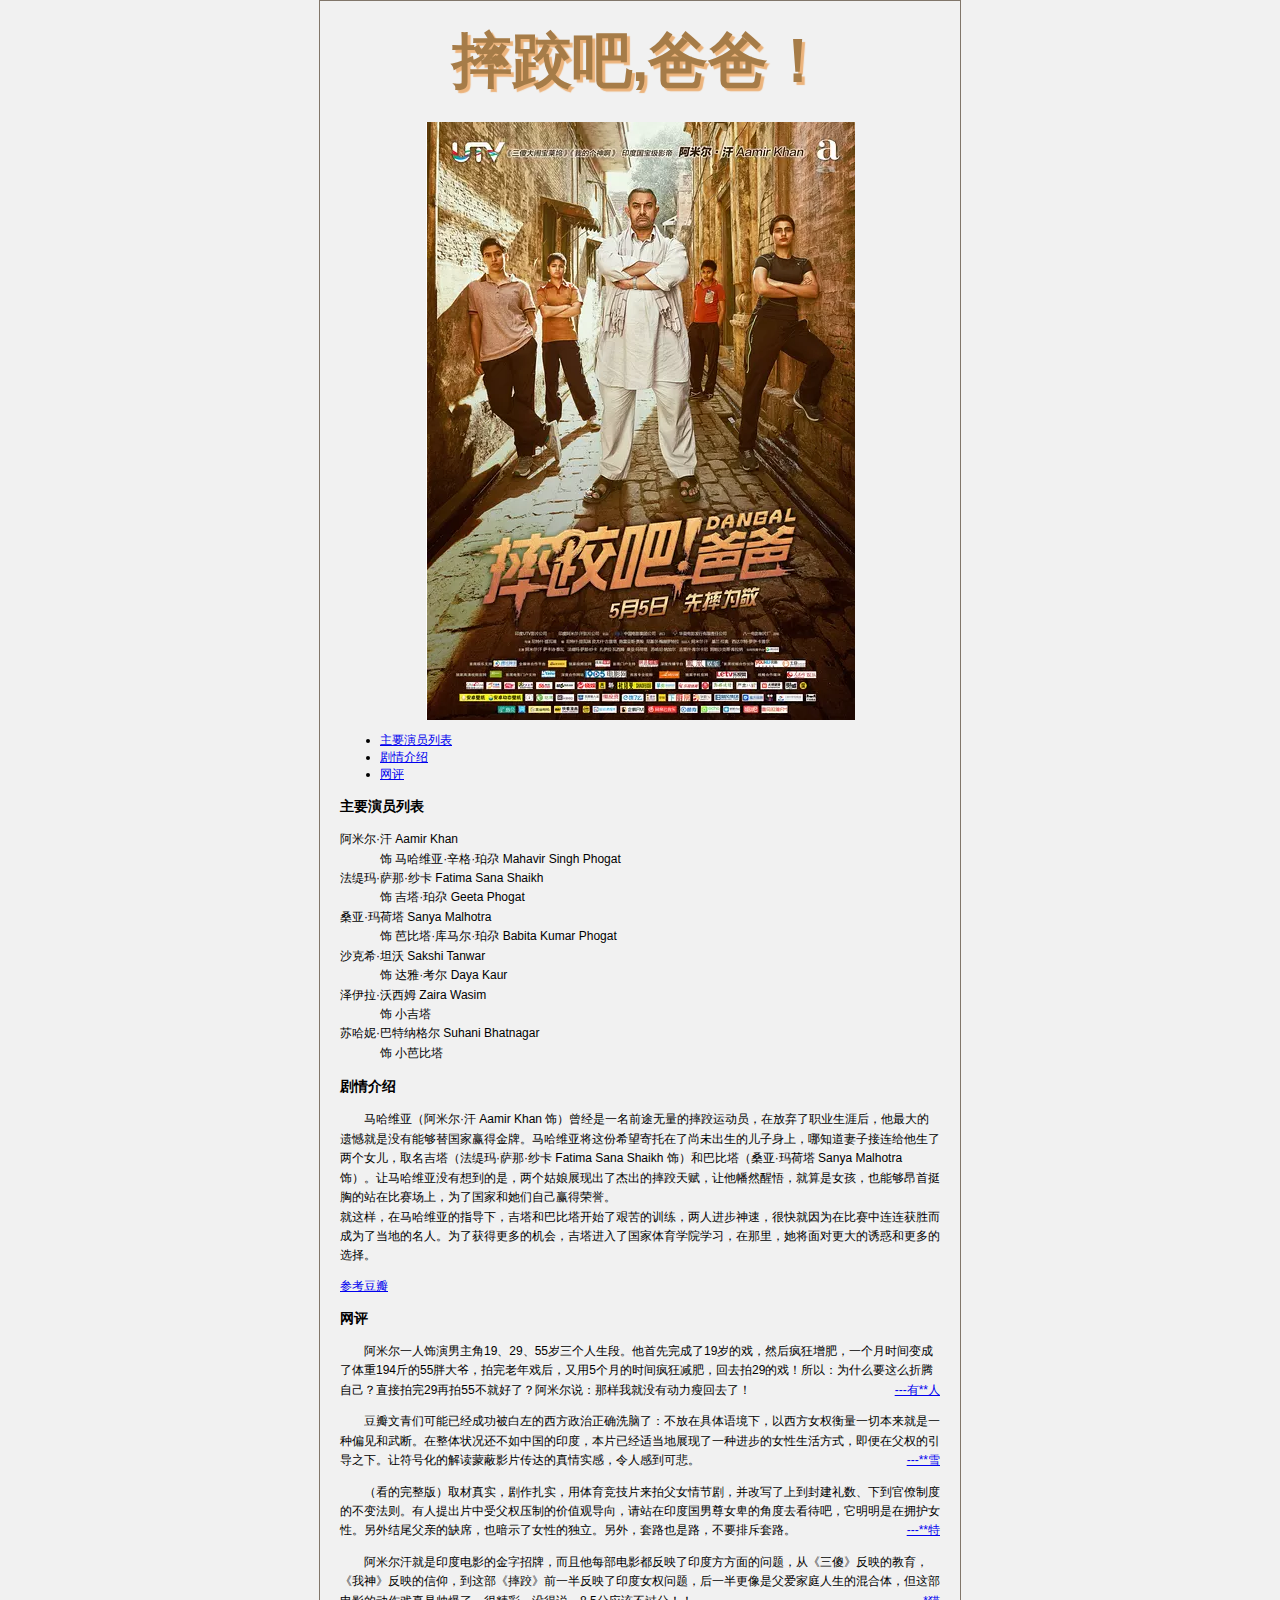
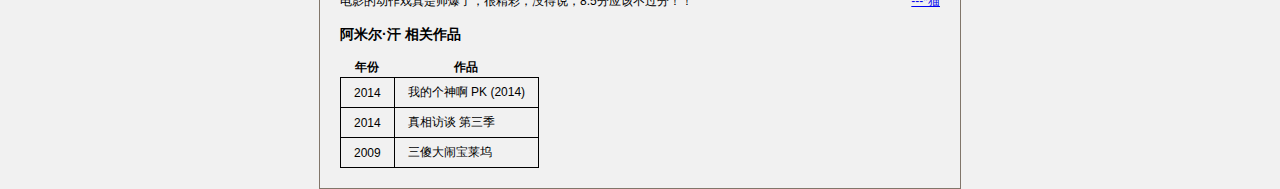
<file: task1/index.html>
<!DOCTYPE html>
<html>

<head>
	<meta charset="utf-8">
	<meta name="descrption" content="近日 电影">
	<title>最近看的电影</title>
	<link rel="stylesheet" type="text/css" href="styles/style.css">
</head>

<body>

	<h1>摔跤吧,爸爸！</h1>
	<img src="./images/post.png">

	<ul>
		<li><a href="#actor">主要演员列表</a></li>
		<li><a href="#synopsis">剧情介绍</a></li>
		<li><a href="#comment">网评</a></li>
	</ul>
	<h3 id="actor">主要演员列表</h3>
	<dl>
		<dt>阿米尔·汗 Aamir Khan</dt>
		<dd>饰 马哈维亚·辛格·珀尕 Mahavir Singh Phogat</dd>
		<dt>法缇玛·萨那·纱卡 Fatima Sana Shaikh</dt>
		<dd>饰 吉塔·珀尕 Geeta Phogat</dd>
		<dt>桑亚·玛荷塔 Sanya Malhotra</dt>
		<dd>饰 芭比塔·库马尔·珀尕 Babita Kumar Phogat</dd>
		<dt>沙克希·坦沃 Sakshi Tanwar</dt>
		<dd>饰 达雅·考尔 Daya Kaur</dd>
		<dt>泽伊拉·沃西姆 Zaira Wasim</dt>
		<dd>饰 小吉塔</dd>
		<dt>苏哈妮·巴特纳格尔 Suhani Bhatnagar</dt>
		<dd>饰 小芭比塔</dd>
	</dl>


	<h3 id="synopsis">剧情介绍</h3>

	<p>
		马哈维亚（阿米尔·汗 Aamir Khan 饰）曾经是一名前途无量的摔跤运动员，在放弃了职业生涯后，他最大的遗憾就是没有能够替国家赢得金牌。马哈维亚将这份希望寄托在了尚未出生的儿子身上，哪知道妻子接连给他生了两个女儿，取名吉塔（法缇玛·萨那·纱卡
		Fatima Sana Shaikh 饰）和巴比塔（桑亚·玛荷塔 Sanya Malhotra 饰）。让马哈维亚没有想到的是，两个姑娘展现出了杰出的摔跤天赋，让他幡然醒悟，就算是女孩，也能够昂首挺胸的站在比赛场上，为了国家和她们自己赢得荣誉。
		</br>
		就这样，在马哈维亚的指导下，吉塔和巴比塔开始了艰苦的训练，两人进步神速，很快就因为在比赛中连连获胜而成为了当地的名人。为了获得更多的机会，吉塔进入了国家体育学院学习，在那里，她将面对更大的诱惑和更多的选择。 </p>
	<a href="https://movie.douban.com/subject/26387939/" target="blank">参考豆瓣</a>

	<h3 id="comment">网评</h3>
	<p>
		阿米尔一人饰演男主角19、29、55岁三个人生段。他首先完成了19岁的戏，然后疯狂增肥，一个月时间变成了体重194斤的55胖大爷，拍完老年戏后，又用5个月的时间疯狂减肥，回去拍29的戏！所以：为什么要这么折腾自己？直接拍完29再拍55不就好了？阿米尔说：那样我就没有动力瘦回去了！
		<a href="javascript:;">---有**人</a>
	</p>
	<p>
		豆瓣文青们可能已经成功被白左的西方政治正确洗脑了：不放在具体语境下，以西方女权衡量一切本来就是一种偏见和武断。在整体状况还不如中国的印度，本片已经适当地展现了一种进步的女性生活方式，即便在父权的引导之下。让符号化的解读蒙蔽影片传达的真情实感，令人感到可悲。
		<a href="javascript:;">---**雪</a>
	</p>
	<p>
		（看的完整版）取材真实，剧作扎实，用体育竞技片来拍父女情节剧，并改写了上到封建礼数、下到官僚制度的不变法则。有人提出片中受父权压制的价值观导向，请站在印度国男尊女卑的角度去看待吧，它明明是在拥护女性。另外结尾父亲的缺席，也暗示了女性的独立。另外，套路也是路，不要排斥套路。
		<a href="javascript:;">---**特</a>
	</p>
	<p>
		阿米尔汗就是印度电影的金字招牌，而且他每部电影都反映了印度方方面的问题，从《三傻》反映的教育，《我神》反映的信仰，到这部《摔跤》前一半反映了印度女权问题，后一半更像是父爱家庭人生的混合体，但这部电影的动作戏真是帅爆了，很精彩，没得说，8.5分应该不过分！！
		<a href="javascript:;">---*猫</a>
	</p>

	<h3 id="pro">阿米尔·汗 相关作品</h3>

	<table>
		<thead>
			<tr>
				<th>年份</th>
				<th>作品</th>
			</tr>
		</thead>
		<tbody>
			<tr>
				<td>2014</td>
				<td>我的个神啊 PK (2014)</td>
			</tr>
			<tr>
				<td>2014</td>
				<td>真相访谈 第三季 </td>
			</tr>
			<tr>
				<td>2009</td>
				<td>三傻大闹宝莱坞</td>
			</tr>
		</tbody>
	</table>
</body>

</html>
</file>
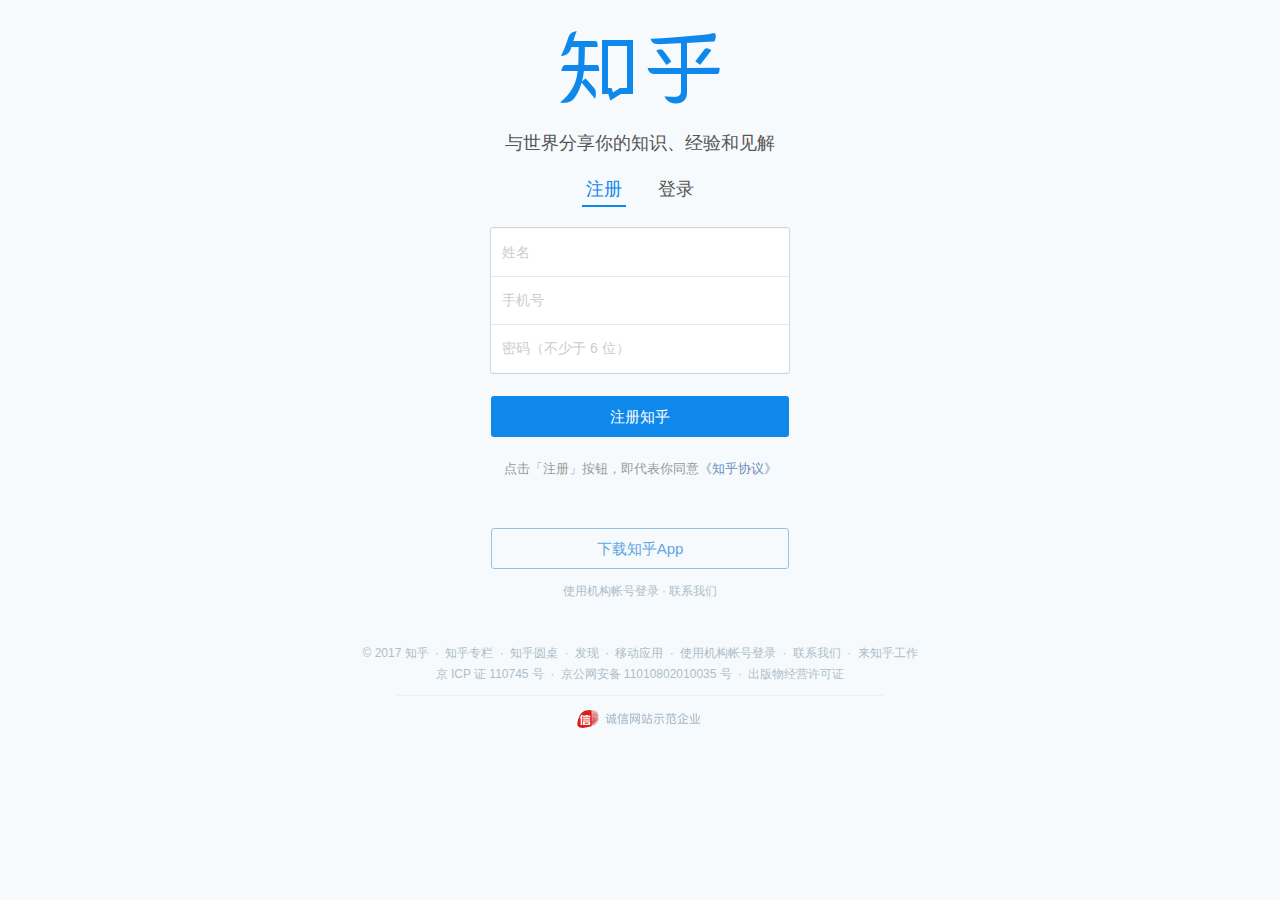
<file: task3/index.html>
<!DOCTYPE html>
<html lang="en">

<head>
    <meta charset="UTF-8">
    <meta name="viewport" content="width=device-width, initial-scale=1.0">
    <meta http-equiv="X-UA-Compatible" content="ie=edge">
    <link rel="stylesheet" href="styles/style.css">
    <title>知乎 - 与世界分享你的知识、经验和见解</title>
    <link rel="shortcut icon" href="images/favicon.ico" type="image/x-icon">
</head>

<body>
    <div class="main">

        <div class="header">
            <h1 class="logo"></h1>
            <h2 class="subtitle">与世界分享你的知识、经验和见解</h2>
        </div>
        <div class="content">
            <div class="navs">
                <div class="bar-rel">
                    <!--inline-black会出现间隙简单解决办法是 去掉标签段之间的空格，但可读性差-->
                    <a class="nav" href="#">注册</a><a class="nav" href="#">登录</a>
                    <div class="bar"></div>
                </div>

            </div>
            <form>
                <div class="group-input">
                    <div class="input-wrapper">
                        <input type="text" name="username" value="" placeholder="姓名" />

                    </div>
                    <div class="input-wrapper">
                        <input type="text" name="telephone" value="" placeholder="手机号">

                    </div>
                    <div class="input-wrapper">
                        <input type="password" name="password" value="" placeholder="密码（不少于 6 位）">

                    </div>

                </div>
                <div class="button-wrapper">
                    <button class="sign">注册知乎</button>
                </div>

            </form>
            <p class="tip">点击「注册」按钮，即代表你同意<a href="/">《知乎协议》</a></p>

            <div class="download">
                <button>下载知乎App</button>
            </div>


        </div>
        <div class="footer">
            <p>使用机构帐号登录 · 联系我们</p>
        </div>

        <div class="hidden-footer">

            <span>© 2017 知乎</span>
            <span class="dot">·</span>
            <a href="#">知乎专栏</a>
            <span class="dot">·</span>
            <a href="#">知乎圆桌</a>
            <span class="dot">·</span>
            <a href="#">发现</a>
            <span class="dot">·</span>
            <a href="#">移动应用</a>
            <span class="dot">·</span>
            <a href="#" class="footer-mobile-show">使用机构帐号登录</a>
            <span class="dot footer-mobile-show">·</span>
            <a href="#" class="footer-mobile-show">联系我们</a>
            <span class="dot">·</span>
            <a href="#">来知乎工作</a>
            <br>
            <a href="#">京 ICP 证 110745 号</a>
            <span class="dot">·</span>
            <span>京公网安备 11010802010035 号</span>
            <span class="dot">·</span>
            <a href="#">出版物经营许可证</a>

        </div>
        <div class="chengxing">
            <a href="#"><img src="images/chengxing_logo.png" ></a>
        </div>
    </div>
</body>

</html>
</file>
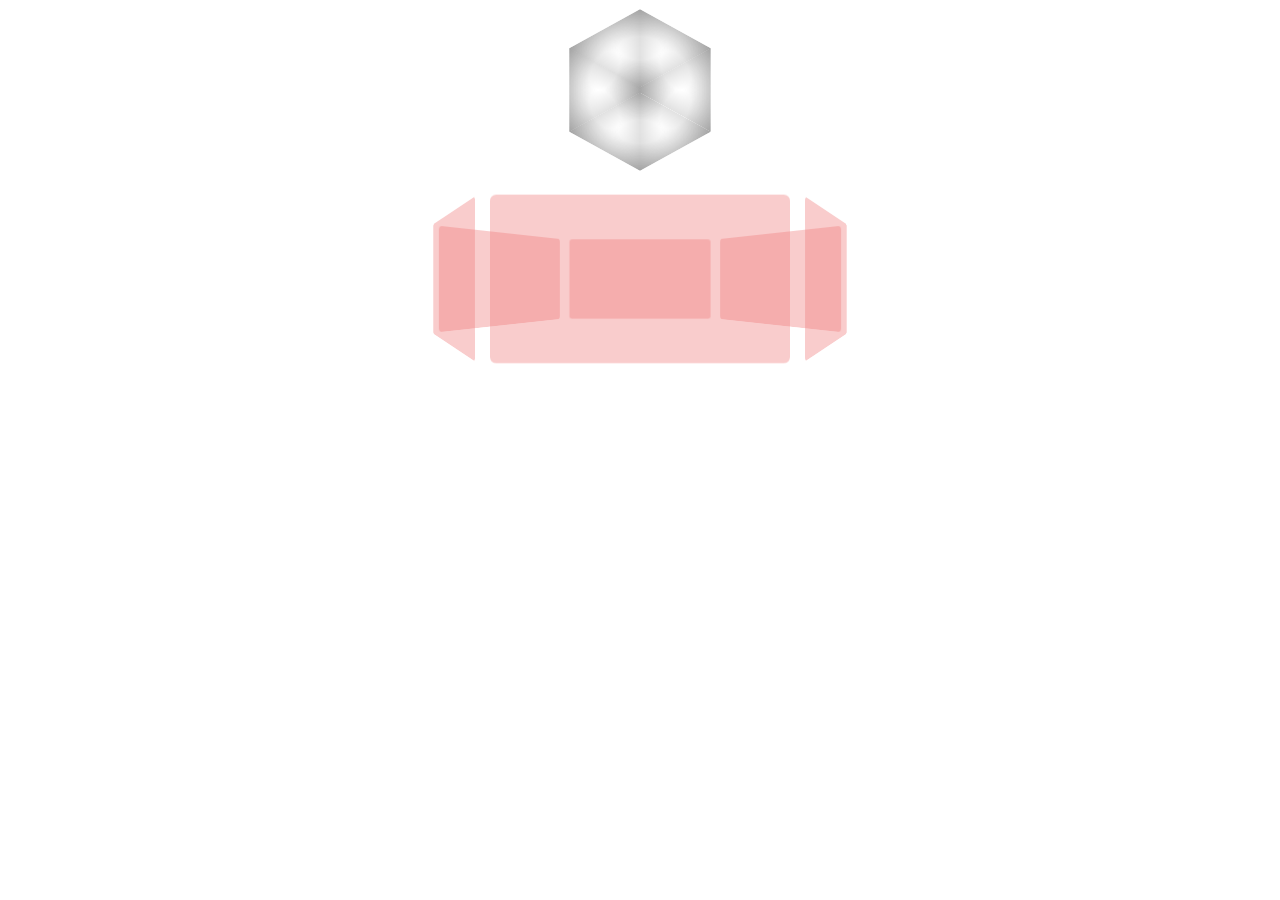
<file: task5/index.html>
<!DOCTYPE html>
<html lang="zh-CN">

<head>
    <meta charset="UTF-8">
    <meta name="viewport" content="width=device-width, initial-scale=1.0">
    <meta http-equiv="X-UA-Compatible" content="ie=edge">
    <link rel="stylesheet" href="style.css">
    <title>css3动画</title>
</head>

<body>
    <div class="demo-geometry">
        <div class="cube">
            <div class="front"></div>
            <div class="back"></div>
            <div class="top"></div>
            <div class="bottom"></div>
            <div class="right"></div>
            <div class="left"></div>
        </div>
    </div>

    <div class="container">
        <div class="stage">
            <div class="wrapper">
                <div class="bg"></div>
                <div class="bg"></div>
                <div class="bg"></div>
                <div class="bg"></div>
                <div class="bg"></div>
                <div class="bg"></div>
            </div>
        </div>

    </div>

</body>

</html>
</file>
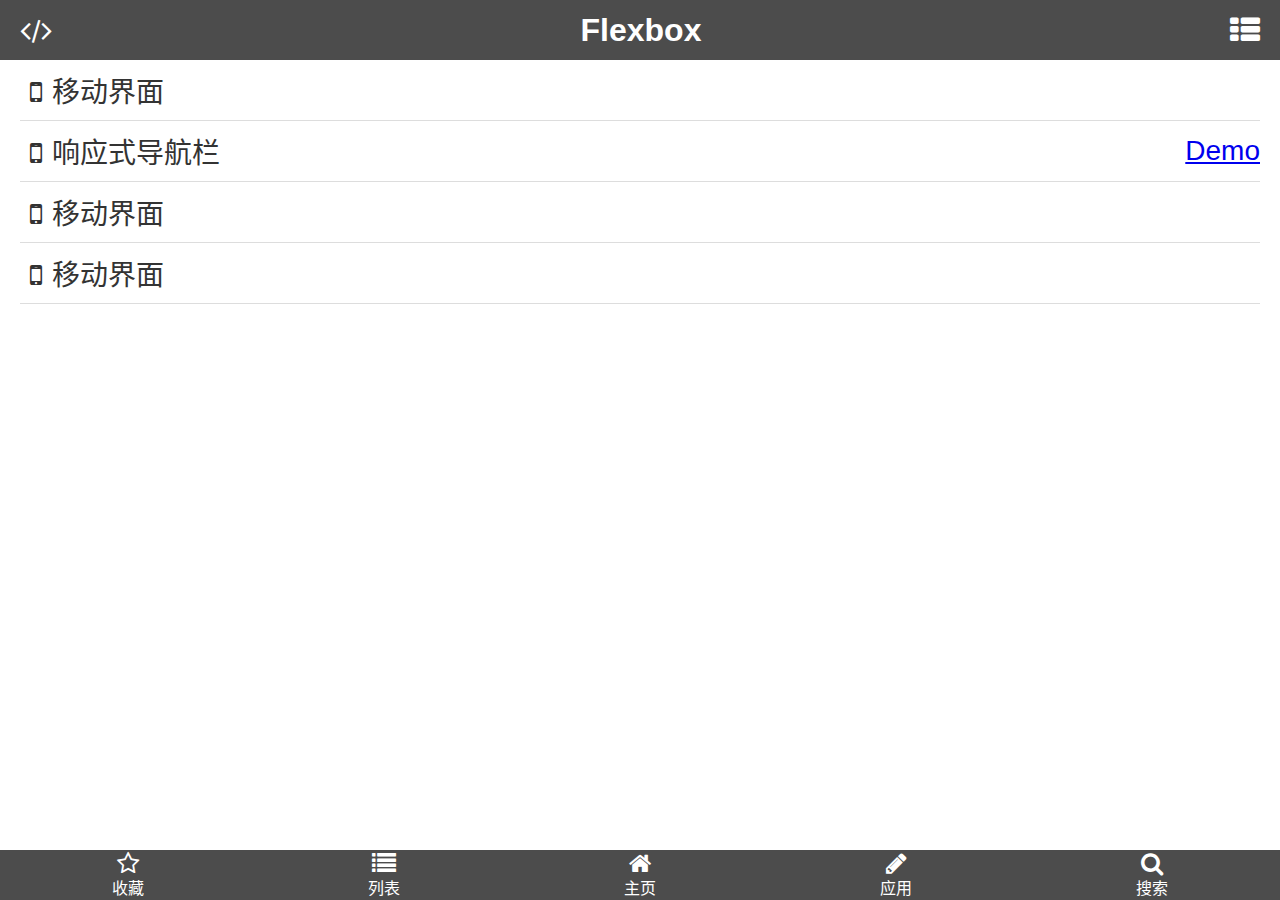
<file: task6/index.html>
<!DOCTYPE html>
<html lang="zh-CN">

<head>
    <meta charset="UTF-8">
    <meta name="viewport" content="width=device-width, initial-scale=1.0">
    <meta http-equiv="X-UA-Compatible" content="ie=edge">
    <title>Flexbox</title>
    <link rel="stylesheet" href="styles/font-awesome.min.css">
    <link rel="stylesheet" href="styles/style.css">
</head>

<body>
    <div class="container">
        <header>
            <div class="fa fa-code"></div>
            <h1>Flexbox</h1>
            <div class="fa fa-th-list"></div>
        </header>
        <main>
            <ul>
                <li>
                    <div><i class=" fa fa-mobile"></i>移动界面</div>
                </li>
                <li>
                    <div><i class=" fa fa-mobile"></i>响应式导航栏</div>
                    <div><a href="flex.html">Demo</a></div>
                </li>
                <li><div><i class=" fa fa-mobile"></i>移动界面</div></li>
                <li><div><i class=" fa fa-mobile"></i>移动界面</div></li>
            </ul>
        </main>
        <footer>
            <ul>
                <li><i class="fa fa-star-o"></i>收藏</li>
                <li><i class="fa fa-list"></i>列表</li>
                <li><i class="fa fa-home"></i>主页</li>
                <li><i class="fa fa-pencil"></i>应用</li>
                <li><i class="fa fa-search"></i>搜索</li>
            </ul>
        </footer>
    </div>

</body>

</html>
</file>
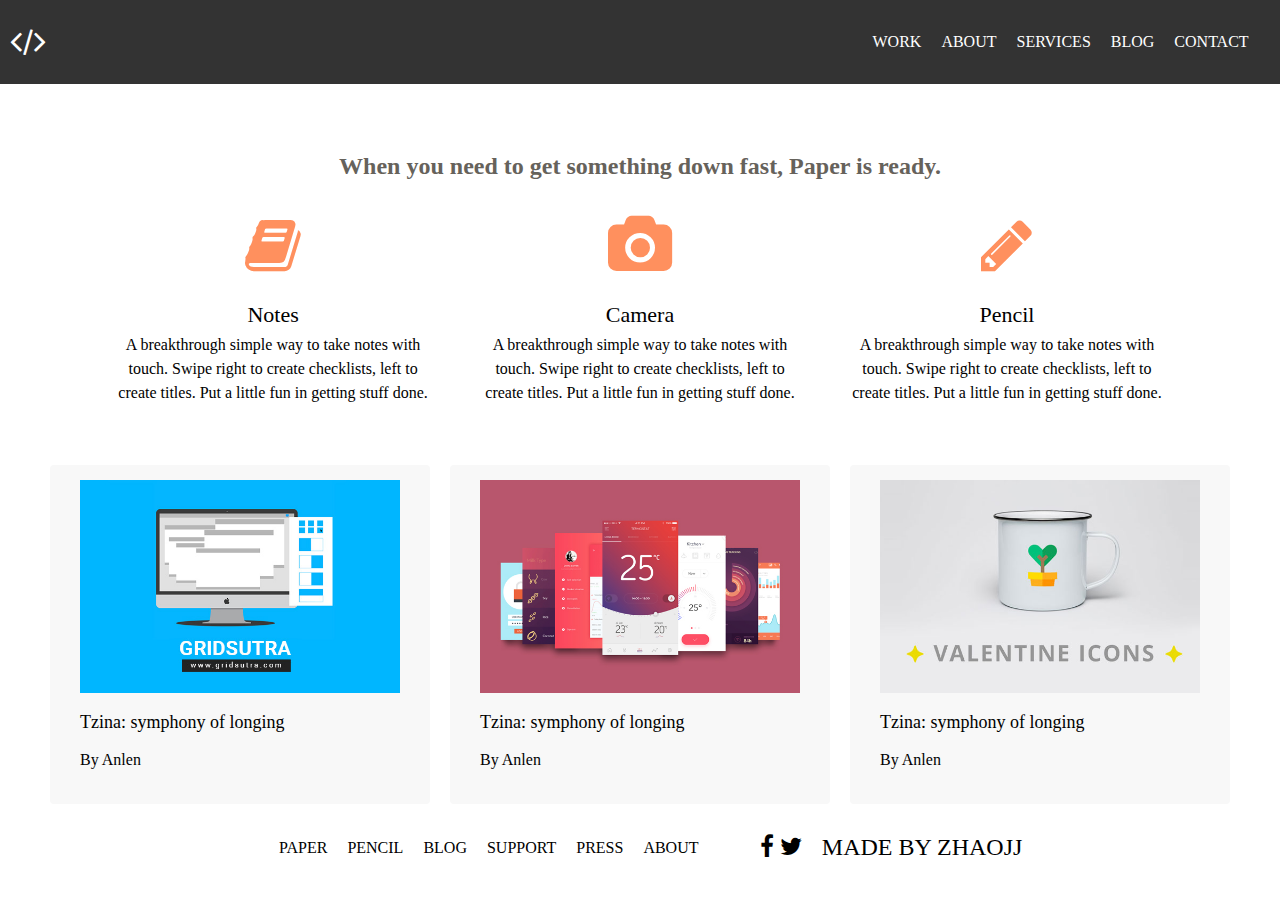
<file: task6/flex.html>
<!DOCTYPE html>
<html lang="zh-CN">

<head>
    <meta charset="UTF-8">
    <meta name="viewport" content="width=device-width, initial-scale=1.0">
    <meta http-equiv="X-UA-Compatible" content="ie=edge">
    <title>响应式网站</title>
    <link rel="stylesheet" href="styles/font-awesome.min.css">
    <link rel="stylesheet" href="styles/flex.css">
</head>

<body>
    <header>
        <div class="logo"><i class="fa fa-code"></i></div>
        <input type="checkbox" class="nav-checkbox">
        <div class="nav-toggle">            
            <i class="fa fa-align-right"></i>
        </div>
        <nav>
            <div><a href="#">WORK</a></div>
            <div><a href="#">ABOUT</a></div>
            <div><a href="#">SERVICES</a></div>
            <div><a href="#">BLOG</a></div>
            <div><a href="#">CONTACT</a></div>
        </nav>
    </header>
    <section>
        <div class="feature">
            <h1>When you need to get something down fast, Paper is ready.</h1>
            <div class="feature-row">
                <ul>
                    <li>
                        <div class="fa fa-book"></div>
                        <div class="feature-row">
                            <h2>Notes</h2>
                            <p>
                                A breakthrough simple way to take notes with touch. Swipe right to create checklists, left to create titles. Put a little
                                fun in getting stuff done.
                            </p>
                        </div>
                    </li>
                    <li>
                        <div class="fa fa-camera"></div>
                        <div class="feature-row">
                            <h2>Camera</h2>
                            <p>
                                A breakthrough simple way to take notes with touch. Swipe right to create checklists, left to create titles. Put a little
                                fun in getting stuff done.
                            </p>
                        </div>
                    </li>
                    <li>
                        <div class="fa fa-pencil"></div>
                        <div class="feature-row">
                            <h2>Pencil</h2>
                            <p>
                                A breakthrough simple way to take notes with touch. Swipe right to create checklists, left to create titles. Put a little
                                fun in getting stuff done.
                            </p>
                        </div>
                    </li>
                </ul>
            </div>
        </div>
    </section>

    <div class="products">
        <ul>
            <li class="product">
                <img src="images/second.jpg" alt="item1">
                <div>
                    <h2>Tzina: symphony of longing</h2>
                    <span>By Anlen</span>
                </div>
            </li>
            <li class="product">
                <img src="images/first.jpg" alt="item1">
                <div>
                    <h2>Tzina: symphony of longing</h2>
                    <span> By Anlen</span>
                </div>
            </li>
            <li class="product">
                <img src="images/third.jpg" alt="item1">
                <div>
                    <h2>Tzina: symphony of longing</h2>
                    <span>By Anlen</span>
                </div>
            </li>
        </ul>
    </div>

    <footer>
        <nav>
            <span>PAPER</span>
            <span>PENCIL</span>
            <span>BLOG</span>
            <span>SUPPORT</span>
            <span>PRESS</span>
            <span>ABOUT</span>
        </nav>
        <div class="connect">
            <i class="fa fa-facebook"></i>
            <i class="fa fa-twitter"></i>
        </div>
        <div class="author">MADE BY ZHAOJJ</div>
    </footer>

</body>

</html>
</file>
<file: task1/styles/style.css>
html {
  font: 12px Helvetica, Arial, sans-serif;
}

body {
  width: 600px;
  margin: 0 auto;
  background-color: #F1F1F1;
  padding: 0 20px 20px 20px;
  border: 1px solid #81766A;
}

h1 {
  font-size: 60px;
  text-align: center;
  margin: 0;
  padding: 20px 0;
  color: #A67C48;
  text-shadow: 3px 3px 1px #ECB37B;
}

img {
  display: block;
  margin: 0 auto;
}

dl {
  line-height: 1.62;
}

p {
  text-indent: 2em;
  line-height: 1.62;
}

p a {
  display: block;
  float: right;
}

table {
  border-collapse: collapse;
  border-spacing: 0
}
td {
    padding: 6px 13px;
    border: 1px solid black;
}
</file>
<file: task3/styles/style.css>
body {
    font-family: 'Helvetica Neue', Helvetica, 'PingFang SC', 'Hiragino Sans GB', 'Microsoft YaHei', Arial, sans-serif;
    line-height: 1.7;
    font-size: 15px;
    height: 100%;
    background: #f7fafc;
    margin: 0;
    padding: 0;
}
/*去除浏览器的默认样式*/
button {
    padding: 0;
}
.main {
    margin: auto;
    padding: 30px 0;
}

.header {
    padding: 0;
    text-align: center;
}


/*关于logo尺寸 注意有{} 
min-width: 表示大于740px的设备使用什么样式
max-width: 表示小于740px的设备使用什么样式
*/

@media (min-width: 740px) {
    .logo {
        width: 160px;
        height: 74px;
    }
}

@media (max-width: 740px) {
    .logo {
        width: 96px;
        height: 44.4px;
    }
    .hidden-footer,
    .chengxing {
        display: none;
    }
}

.logo {
    margin: 0 auto;
    /*width: 160px;
    height: 74px;*/
    text-align: center;
    background: url(../images/logo1.png) no-repeat;
    background-size: contain;
}

.subtitle {
    font-size: 18px;
    color: #555;
    font-weight: 400;
    line-height: 1;
    margin: 30px 0 20px;
}

.content {
    padding: 0;
    text-align: center;
}

.navs {
    width: 100%;
    text-align: center;
    margin-bottom: 20px;
    font-size: 18px;
    color: #555;
}

.nav {
    display: inline-block;
    width: 4em;
    line-height: 35px;
    text-align: center;
}

.nav {
    color: #555;
}

.nav:first-child {
    color: #0f88eb;
}

.group-input {
    margin: auto;
    width: 298px;
    padding: 1px 0;
    border: 1px solid #d5d5d5;
    border-radius: 3px;
}

.input-wrapper {
    height: 47px;
    width: 100%;
    border-top: 1px solid #e8e8e8;
}

.button-wrapper {
    margin: auto;
    width: 298px;
    margin-top: 22px;
}

.input-wrapper:first-child {
    border-top: 0;
}

input {
    outline: none;
    padding: 1em .8em;
    width: 100%;
    font-size: 14px;
    display: block;
    margin: 0;
    line-height: 19px;
    box-sizing: border-box;
    border: 0;
    font-family: inherit;
    color: #555;
}

input:focus {
    border: 0;
    border-radius: 0;
    box-shadow: none;
    background: #fff;
}

/*设置placeholder 字体颜色*/
input::-webkit-input-placeholder{
    color: #ccc; 
}

.sign {
    display: block;
    margin: 0 auto;
    width: 100%;
    border: 0;
    background: #0f88eb;
    font-size: 15px;
    line-height: 41px;
    color: #fff;
    border-radius: 3px;
    font-family: inherit;
    outline: 0;
    cursor: pointer;
}

.tip {
    margin-top: 21px;
    font-size: 13px;
    text-align: center;
    color: #999;
}

.tip a {
    color: #698ebf;
    text-decoration: none;
}

.download {
    margin: 0 auto;
    width: 298px;
}

.download button {
    display: block;
    margin: 48px auto 0;
    width: 100%;
    border: 0;
    background: 0 0;
    font-size: 15px;
    line-height: 39px;
    color: #5fa6e5;
    border-radius: 3px;
    font-family: inherit;
    outline: 0;
    border: 1px solid #96c2e9;
    cursor: pointer;
}

.footer,
.hidden-footer,
.chengxing {
    font-size: 12px;
    margin: 0 auto;
    text-align: center;
    color: #aebdc9;
}


/*tab切换*/

.bar-rel {
    position: relative;
    display: inline-block;
}

.bar {
    position: absolute;
    width: 2.4em;
    height: 2px;
    left: 0;
    bottom: 0;
    background: #0f88eb;
    margin: 0 .8em;
}

.hidden-footer,
.chengxing {
    line-height: 21px;
    text-align: center;
}

.hidden-footer span,
.hidden-footer a {
    color: #aebdc9;
}

a {
    text-decoration: none;
}

.hidden-footer .dot {
    margin: 0 3px;
}

.hidden-footer {
    margin-top: 42px;
}

.chengxing {
    border-top: #ebeef0 1px solid;
    width: 38%;
    margin: 10px auto;
    padding-top: 10px;
}

.chengxing img {
    width: 138px;
    height: 26px;
    border:0;
}
</file>
<file: task5/style.css>
body,
html {
    height: 100%;
    padding: 0;
    margin: 0;
}

.demo-geometry {
    width: 100%;
    height: 180px;
    position: absolute;
}

.cube {
    top: 50%;
    left: 50%;
    height: 100px;
    width: 100px;
    margin: -50px 0 0 -50px;
    position: absolute;
    transform-style: preserve-3d;
    /*background-: #efefef;*/
    transform: rotateX(-33.5deg) rotateY(45deg);
    transform-origin: 50px 50px;
    animation: cycle 6s ease-in-out infinite 2s;
}

.cube div {
    top: 0;
    width: 100px;
    height: 100px;
    position: absolute;
    background: radial-gradient(transparent 30%, rgba(0, 0, 0, 0.2) 100%);
}

.cube .front {
    transform: translateZ(50px);
}

.cube .back {
    transform: rotateX(-180deg) translateZ(50px);
}

.cube .top {
    transform: rotateX(90deg) translateZ(50px);
}

.cube .bottom {
    transform: rotateX(-90deg) translateZ(50px);
}

.cube .right {
    transform: rotateY(90deg) translateZ(50px);
}

.cube .left {
    transform: rotateY(-90deg) translateZ(50px);
}

@keyframes cycle {
    0% {
        transform: rotateX(-33.5deg) rotateY(45deg);
    }
    40%,
    to {
        transform: rotateX(-33.5deg) rotateY(-315deg);
    }
}

.container {
   height: 300px;
   width: 100%; 
   padding-top: 200px;
}

.stage {
    width: 100%;
    perspective: 500px;
    
}

.wrapper {
    margin: 25px auto;
    width: 192px;
    height: 108px;
    position: relative;
    transform-style: preserve-3d;
    animation: photoRotate 12s ease-in-out infinite 1s;
}

@keyframes photoRotate {
    from {
        transform: rotateY(0);
    }
    to {
        transform: rotateY(360deg);
    }
}

.wrapper .bg {
    width: inherit;
    height: inherit;
    top: 0;
    left: 0;
    position: absolute;
    background-color: rgba(240, 128, 128, 0.4);
    border-radius: 4px;
}

.wrapper .bg:nth-child(1) {
    transform: rotateY(0) translateZ(180px);
}

.wrapper .bg:nth-child(2) {
    transform: rotateY(60deg) translateZ(180px);
}

.wrapper .bg:nth-child(3) {
    transform: rotateY(120deg) translateZ(180px);
}

.wrapper .bg:nth-child(4) {
    transform: rotateY(180deg) translateZ(180px);
}

.wrapper .bg:nth-child(5) {
    transform: rotateY(240deg) translateZ(180px);
}

.wrapper .bg:nth-child(6) {
    transform: rotateY(300deg) translateZ(180px);
}
</file>
<file: task6/styles/style.css>
html,
body {
    margin: 0;
    padding: 0;
    box-sizing: border-box;
    font-family: "SF Pro SC", "HanHei SC", "SF Pro Text", "Myriad Set Pro", "SF Pro Icons", "PingFang SC", "Helvetica Neue", "Helvetica", "Arial", sans-serif;
}

ul {
    list-style: none;
    margin: 0;
    padding: 0;
}

.container {
    height: 100vh;
    min-width: 320px;
    display: flex;
    flex-direction: column;
}

header {
    height: 60px;
    color: white;
    padding: 0 20px;
    background: rgba(0, 0, 0, 0.7);
    display: flex;
    justify-content: space-between;
    align-items: center;
}

header .fa {
    font-size: 30px;
}

main {
    flex-grow: 1;
    font-size: 28px;
}

main ul {
    display: flex;
    flex-direction: column;
    flex: 1;
}

main ul li{
    color: #333;
    display: flex;
    margin: 0 20px;
    min-height: 60px;
    align-items: center;
    justify-content: space-between;
    border-bottom: 1px solid #ddd;
}
main ul li .fa {
    margin: 0 10px;
}

.special {
    padding-right: 10px;
    display: flex;
    
}

footer ul {
    display: flex;
    flex: 1;
    height: 50px;
    background: rgba(0, 0, 0, 0.7);
    color: #fff;
    text-align: center;
    justify-content: space-around;
    align-items: center;
    font-size: 16px;
}

footer .fa {
    font-size: 24px;
}

footer ul>li {
    display: flex;
    flex-direction: column;
}
</file>
<file: task6/styles/flex.css>
body,
html {
    margin: 0;
    padding: 0;
    width: 100%;
    font-size: 100%;
    font-family: '微软雅黑';
    box-sizing: border-box;
}

ul {
    margin: 0;
    padding: 0;
    list-style: none;
}

h2,
p {
    margin: 0;
}

a {
    text-decoration: none;
}

a:hover {
    text-decoration: none;
}

img {
    border: 0;
    font-size: 0;
}

header {
    width: 100%;
    height: 5.25em;
    font-size: 1em;
    line-height: 4.25em;
    color: #fff;
    background: rgba(47, 47, 47, 0.98);
    display: flex;
    justify-content: space-between;
    align-items: center;
}

.logo {
    margin: 0 10px;
    font-size: 2.1em;
    position: relative;
}

.nav-toggle {
    color: #f9eded;
    display: none;
    right: 24px;
    font-size: 2.1em;
    position: absolute;
}
.nav-checkbox {
    width: 43px;
    height: 46px;
    opacity: 0;
    position: absolute;
    top: 25px;
    right: 20px;
    z-index: 10;
}

nav {
    margin-left: 1.67%;
    margin-right: 1.67%;
    display: flex;
    justify-content: flex-start;
    flex-wrap: wrap;
}

header nav {
    position: relative;
}

header nav div {
    color: white;
    padding: 0 10px;
    position: relative;
}

header nav div a {
    color: white;
}

header nav>div::after {
    left: 0;
    bottom: 15px;
    height: 2px;
    z-index: 9;
    width: 100%;
    content: '';
    display: block;
    position: absolute;
    transition: .2s;
    background: whitesmoke;
    transform: scale(0);
}

header nav>div:hover::after {
    transform: scale(1);
}

header nav>div::after {
    height: 2px;
    transform: scale(0);
}


/*内容--样式*/

section {
    padding-bottom: 100px;
    padding-left: 7%;
    padding-right: 7%;
    padding-bottom: 50px;
    padding-top: 50px;
}

section .feature {
    text-align: center;
}

section .feature h1 {
    font-size: 1.75em;
    color: #66625b;
    font-size: 1.5em;
    line-height: 1.4;
}

.feature .feature-row {
    padding-top: 1rem;
}

.feature .feature-row ul {
    display: flex;
}

.feature .feature-row ul li {
    margin-left: 1.67%;
    margin-right: 1.67%;
}

.feature h2 {
    font-size: 1.375em;
    font-weight: normal;
    line-height: 1.1875;
}

.feature p {
    font-size: 1em;
    font-weight: normal;
    line-height: 1.5;
    padding-top: .3125em;
}

.feature-row ul li div:nth-child(1) {
    margin-bottom: 10px;
    font-size: 60px;
    color: #ff905e;
}


/*相关项目*/

.products {
    width: 100%;
}

.products ul {
    display: flex;
    flex-direction: row;
    justify-content: center;
    flex-wrap: wrap;
}

.product {
    margin: 10px;
    background: #f8f8f8;
    padding: 15px 30px 35px;
    border-radius: 4px;
    transition: .3s;
}

.product h2 {
    padding: 15px 0;
    font-size: 18px;
    font-weight: 300;
    line-height: 28px;
}

.product img {
    display: block;
    max-width: 320px;
    margin: 0 auto;
    cursor: pointer;
}

.product:hover {
    transform: translate3d(0, -2px, 0);
    box-shadow: 0 17px 40px 0 rgba(0, 0, 0, .19);
}


/*尾部*/

footer {
    margin-bottom: 20px;
    width: 100%;
    display: flex;
    flex: 1;
    justify-content: center;
    align-items: center;
}

footer .connect {
    font-size: 24px;
    margin: 20px;
}

footer nav span {
    margin-right: 20px;
    cursor: pointer;
}

footer nav {
    flex-wrap: wrap;
}

footer .author {
    font-size: 24px;
}

.navigation a:hover {
    background: #00b7f5;
}

@media only screen and (max-width: 980px) {
    .nav-toggle {
        display: block;
    }
    /*导航栏出现式的样式*/
    header nav {
        width: 30%;
        display: flex;
        top: 269px;
        margin-right: -10px;
        background-color: rgba(44, 44, 49, 0.7);
        position: relative;
        flex-flow: column wrap;
        align-content: flex-end;
        text-align: center;
        transition: .8s;
        transform: scale(0, 1);
        transform-origin: right center;
    }
    header nav>div {
        border-top: 1px solid rgba(255, 255, 255, 0.3);
        border-bottom: 1px solid rgba(0, 0, 0, 0.1);
    }
    /*去除导航样式*/
    header nav>div::after {
        display: none;
    }
    /*自定义悬浮样式*/
    header nav>div:hover {
        background-color: #524e4e;
    }
    .nav-checkbox:checked~nav {
        transform: scale(1, 1);
    }
    .feature .feature-row ul {
        flex-direction: column;
        flex: 1;
    }
    .feature .feature-row ul li {
        display: flex;
        flex-direction: row;
        justify-content: space-between;
        align-items: center;
        padding: 1rem 0;
        text-align: left;
    }
    .feature .feature-row ul li>div {
        margin-right: 30px;
    }
    .products ul {
        flex-direction: column;
        justify-content: center;
        align-items: center;
    }
    /*该尺寸下，定义图片最大宽*/
    .product {
        width: 80%;
        max-width: 450px;
    }
    .product img {
        max-width: 94% !important;
    }
    .product:first-child {
        order: 1;
    }
}

@media only screen and (max-width: 740px) {
    .feature .feature-row ul li {
        text-align: center;
        display: flex;
        flex-direction: column;
        align-items: center;
    }
    footer {
        flex-direction: column;
    }
    .product {
        width: 80%;
        max-width: 320px;
    }
    .product img {
        max-width: 94% !important;
    }
}
</file>
